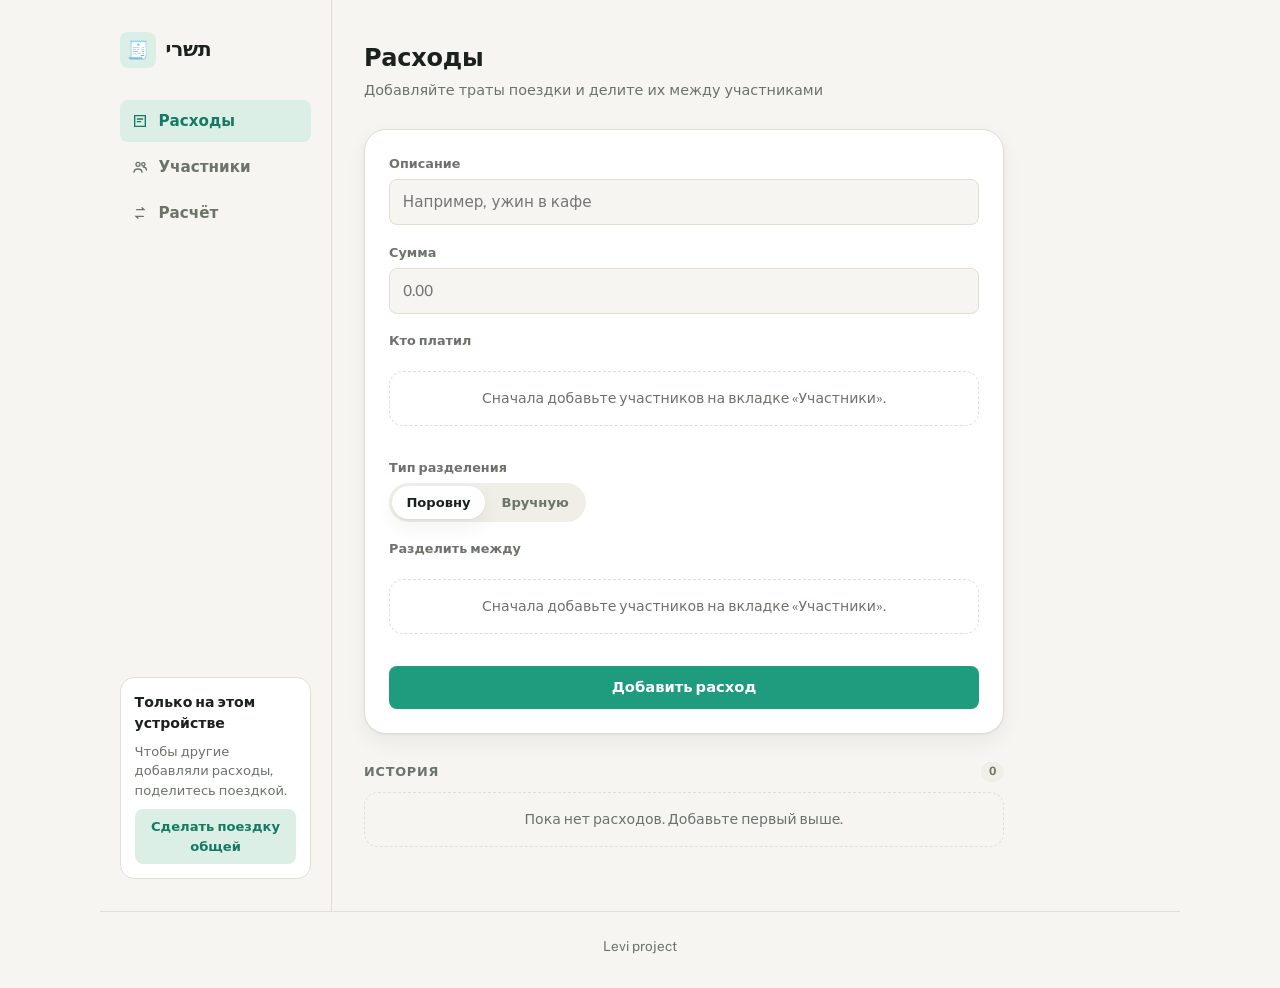
<file: index.html>
<!DOCTYPE html>
<html lang="ru">
<head>
<meta charset="UTF-8">
<meta name="viewport" content="width=device-width, initial-scale=1.0">
<title>תשרי</title>
<link rel="preconnect" href="https://fonts.googleapis.com">
<link rel="preconnect" href="https://fonts.gstatic.com" crossorigin>
<link rel="stylesheet" href="https://fonts.googleapis.com/css2?family=Sora:wght@500;600;700&family=Public+Sans:ital,wght@0,400;0,500;0,600;0,700;1,400&display=swap">
<style>
  :root {
    --bg: #F6F5F1;
    --surface: #FFFFFF;
    --surface-2: #EFEEE7;
    --border: #E1DFD3;
    --text: #1B211D;
    --text-muted: #6C7369;
    --accent: #1F9C7D;
    --accent-strong: #147A62;
    --accent-soft: #DCEFE7;
    --owe: #C6543D;
    --owe-soft: #F7E3DD;
    --owe-strong: #A6432E;
    --focus: #147A62;
    --shadow: 0 1px 2px rgba(27,33,29,0.06), 0 8px 20px rgba(27,33,29,0.06);
    --radius-sm: 8px;
    --radius-md: 14px;
    --radius-lg: 22px;
    --avatar-1: #1F9C7D;
    --avatar-2: #3E6E9C;
    --avatar-3: #A17A1E;
    --avatar-4: #7A5AA6;
    --avatar-5: #B84D68;
    --avatar-6: #45897A;
  }

  @media (prefers-color-scheme: dark) {
    :root:not([data-theme="light"]) {
      --bg: #101512;
      --surface: #171D19;
      --surface-2: #1E2622;
      --border: #2A322C;
      --text: #EDEFEA;
      --text-muted: #8D968B;
      --accent: #35C79A;
      --accent-strong: #55E0B4;
      --accent-soft: #1B372E;
      --owe: #E8785F;
      --owe-soft: #3A241D;
      --owe-strong: #F0917A;
      --focus: #55E0B4;
      --shadow: 0 1px 2px rgba(0,0,0,0.35), 0 10px 26px rgba(0,0,0,0.4);
      --avatar-1: #35C79A;
      --avatar-2: #74AEDD;
      --avatar-3: #DDB661;
      --avatar-4: #B594E3;
      --avatar-5: #E390A7;
      --avatar-6: #83C8B6;
    }
  }

  :root[data-theme="dark"] {
    --bg: #101512;
    --surface: #171D19;
    --surface-2: #1E2622;
    --border: #2A322C;
    --text: #EDEFEA;
    --text-muted: #8D968B;
    --accent: #35C79A;
    --accent-strong: #55E0B4;
    --accent-soft: #1B372E;
    --owe: #E8785F;
    --owe-soft: #3A241D;
    --owe-strong: #F0917A;
    --focus: #55E0B4;
    --shadow: 0 1px 2px rgba(0,0,0,0.35), 0 10px 26px rgba(0,0,0,0.4);
    --avatar-1: #35C79A;
    --avatar-2: #74AEDD;
    --avatar-3: #DDB661;
    --avatar-4: #B594E3;
    --avatar-5: #E390A7;
    --avatar-6: #83C8B6;
  }

  * { box-sizing: border-box; }
  html, body { height: 100%; }
  body {
    margin: 0;
    background: var(--bg);
    color: var(--text);
    font-family: 'Public Sans', system-ui, -apple-system, Segoe UI, sans-serif;
    font-size: 16px;
    line-height: 1.5;
    -webkit-font-smoothing: antialiased;
  }
  h1, h2, h3, .brand-name { font-family: 'Sora', system-ui, sans-serif; text-wrap: balance; }
  button, input, select { font: inherit; color: inherit; }
  .num { font-variant-numeric: tabular-nums; }

  @media (prefers-reduced-motion: reduce) {
    * { transition: none !important; }
  }

  .app {
    display: flex;
    min-height: 100vh;
    max-width: 1080px;
    margin: 0 auto;
  }

  .rail {
    width: 232px;
    flex-shrink: 0;
    padding: 2rem 1.25rem;
    display: flex;
    flex-direction: column;
    gap: 2rem;
    border-right: 1px solid var(--border);
  }
  .brand { display: flex; align-items: center; gap: 0.6rem; }
  .brand-mark {
    width: 36px; height: 36px;
    border-radius: var(--radius-sm);
    background: var(--accent-soft);
    display: flex; align-items: center; justify-content: center;
    font-size: 1.1rem;
  }
  .brand-name { font-size: 1.25rem; font-weight: 700; letter-spacing: -0.01em; }

  .site-footer {
    max-width: 1080px;
    margin: 0 auto;
    padding: 1.5rem 1.25rem 2rem;
    border-top: 1px solid var(--border);
    color: var(--text-muted);
    font-size: 0.85rem;
    text-align: center;
  }

  .trip-card {
    margin-top: auto;
    display: flex; flex-direction: column; gap: 0.5rem;
    padding: 0.85rem;
    background: var(--surface);
    border: 1px solid var(--border);
    border-radius: var(--radius-md);
    font-size: 0.82rem;
  }
  .trip-title { font-weight: 600; font-size: 0.88rem; }
  .trip-status { color: var(--text-muted); }
  .trip-status.error { color: var(--owe-strong); }
  .trip-link {
    width: 100%; min-width: 0;
    background: var(--bg); color: var(--text);
    border: 1px solid var(--border); border-radius: var(--radius-sm);
    padding: 0.35rem 0.5rem; font-size: 0.75rem;
  }
  .trip-btn {
    background: var(--accent-soft); color: var(--accent-strong);
    border: none; border-radius: var(--radius-sm);
    padding: 0.5rem 0.7rem; font-size: 0.82rem; font-weight: 600; cursor: pointer;
  }
  .trip-btn:hover { background: var(--accent); color: #ffffff; }
  .trip-btn.plain { background: none; color: var(--text-muted); font-weight: 500; }
  .trip-btn.plain:hover { background: var(--surface-2); color: var(--text); }
  .trip-btn:focus-visible { outline: 2px solid var(--focus); outline-offset: 2px; }
  .me-badge {
    font-size: 0.72rem; font-weight: 600;
    background: var(--accent-soft); color: var(--accent-strong);
    padding: 0.15rem 0.5rem; border-radius: 999px;
  }

  .nav { display: flex; flex-direction: column; gap: 0.25rem; }
  .nav-item {
    display: flex; align-items: center; gap: 0.65rem;
    text-align: left;
    background: none; border: none;
    padding: 0.6rem 0.75rem;
    border-radius: var(--radius-sm);
    color: var(--text-muted);
    font-size: 0.95rem; font-weight: 600;
    cursor: pointer;
    transition: background 0.15s ease, color 0.15s ease;
  }
  .nav-item:hover { background: var(--surface-2); color: var(--text); }
  .nav-item.active { background: var(--accent-soft); color: var(--accent-strong); }
  .nav-item svg { flex-shrink: 0; }

  .main {
    flex: 1;
    min-width: 0;
    padding: 2.5rem 2rem 4rem;
  }
  .view { display: flex; flex-direction: column; gap: 1.75rem; max-width: 640px; }
  .view.hidden { display: none; }

  .view-header { display: flex; flex-direction: column; gap: 0.2rem; }
  .view-title { font-size: 1.5rem; font-weight: 700; margin: 0; letter-spacing: -0.01em; }
  .view-sub { color: var(--text-muted); font-size: 0.9rem; margin: 0; }

  .card {
    background: var(--surface);
    border: 1px solid var(--border);
    border-radius: var(--radius-lg);
    box-shadow: var(--shadow);
    padding: 1.5rem;
  }

  .field { display: flex; flex-direction: column; gap: 0.4rem; }
  .field label { font-size: 0.8rem; font-weight: 600; color: var(--text-muted); }
  .input, select.input {
    width: 100%;
    background: var(--bg);
    border: 1px solid var(--border);
    border-radius: var(--radius-sm);
    padding: 0.65rem 0.8rem;
    font-size: 0.95rem;
    color: var(--text);
    outline: none;
    transition: border-color 0.15s ease, box-shadow 0.15s ease;
  }
  .input:focus-visible, select.input:focus-visible {
    border-color: var(--focus);
    box-shadow: 0 0 0 3px color-mix(in srgb, var(--focus) 20%, transparent);
  }
  .row-2 { display: grid; grid-template-columns: 1.4fr 1fr; gap: 0.75rem; }

  .segmented {
    display: inline-flex; width: fit-content;
    background: var(--surface-2);
    border-radius: 999px;
    padding: 3px;
    gap: 2px;
  }
  .segment { position: relative; cursor: pointer; }
  .segment input { position: absolute; opacity: 0; pointer-events: none; }
  .segment span {
    display: block;
    padding: 0.4rem 0.9rem;
    border-radius: 999px;
    font-size: 0.82rem; font-weight: 600;
    color: var(--text-muted);
    transition: background 0.15s ease, color 0.15s ease, box-shadow 0.15s ease;
  }
  .segment input:checked + span { background: var(--surface); color: var(--text); box-shadow: var(--shadow); }
  .segment input:focus-visible + span { outline: 2px solid var(--focus); outline-offset: 2px; }

  .split-list { display: flex; flex-direction: column; gap: 0.3rem; }
  .split-row {
    display: flex; align-items: center; gap: 0.65rem;
    padding: 0.45rem 0.5rem;
    border-radius: var(--radius-sm);
  }
  .split-row:hover { background: var(--surface-2); }
  .split-row input[type="checkbox"] { accent-color: var(--accent); width: 17px; height: 17px; cursor: pointer; }
  .split-row .split-name { flex: 1; font-size: 0.92rem; }
  .split-amount, .payer-amount {
    width: 100px;
    background: var(--bg);
    border: 1px solid var(--border);
    border-radius: var(--radius-sm);
    padding: 0.35rem 0.55rem;
    font-size: 0.88rem;
  }
  .split-amount.hidden, .payer-amount.hidden { display: none; }

  .error-text { color: var(--owe-strong); font-size: 0.82rem; }
  .error-text.hidden { display: none; }

  .btn {
    display: inline-flex; align-items: center; justify-content: center; gap: 0.4rem;
    border: none; border-radius: var(--radius-sm);
    padding: 0.65rem 1rem;
    font-size: 0.92rem; font-weight: 600;
    cursor: pointer;
    transition: background 0.15s ease, transform 0.05s ease;
  }
  .btn:active { transform: translateY(1px); }
  .btn-primary { background: var(--accent); color: #ffffff; width: 100%; }
  .btn-primary:hover { background: var(--accent-strong); }
  .btn:focus-visible { outline: 2px solid var(--focus); outline-offset: 2px; }

  .icon-btn {
    background: none; border: none; cursor: pointer;
    color: var(--text-muted);
    padding: 0.4rem;
    border-radius: var(--radius-sm);
    display: flex;
    transition: background 0.15s ease, color 0.15s ease;
  }
  .icon-btn:hover { background: var(--owe-soft); color: var(--owe-strong); }
  .icon-btn:focus-visible { outline: 2px solid var(--focus); outline-offset: 2px; }

  .list { display: flex; flex-direction: column; gap: 0.5rem; }
  .list-item {
    display: flex; align-items: center; gap: 0.85rem;
    background: var(--surface);
    border: 1px solid var(--border);
    border-radius: var(--radius-md);
    padding: 0.75rem 0.9rem;
  }
  .avatar {
    width: 38px; height: 38px; flex-shrink: 0;
    border-radius: 50%;
    display: flex; align-items: center; justify-content: center;
    color: #fff; font-weight: 700; font-size: 0.85rem;
  }
  .avatar-sm { width: 30px; height: 30px; font-size: 0.75rem; }
  .item-body { flex: 1; min-width: 0; }
  .item-title { font-weight: 600; font-size: 0.95rem; }
  .item-meta { color: var(--text-muted); font-size: 0.8rem; margin-top: 0.1rem; }
  .item-amount { font-weight: 700; font-size: 0.95rem; white-space: nowrap; }

  .section-label {
    display: flex; align-items: center; justify-content: space-between;
    font-size: 0.8rem; font-weight: 700; color: var(--text-muted);
    text-transform: uppercase; letter-spacing: 0.06em;
    margin-bottom: 0.6rem;
  }
  .count-badge {
    background: var(--surface-2); color: var(--text-muted);
    font-size: 0.72rem; font-weight: 700;
    padding: 0.1rem 0.5rem; border-radius: 999px;
    text-transform: none; letter-spacing: normal;
  }

  .empty {
    color: var(--text-muted); font-size: 0.88rem;
    padding: 1rem; text-align: center;
    border: 1px dashed var(--border); border-radius: var(--radius-md);
  }

  .balance-grid { display: grid; grid-template-columns: repeat(2, 1fr); gap: 0.6rem; }
  .balance-card {
    display: flex; align-items: center; gap: 0.7rem;
    background: var(--surface);
    border: 1px solid var(--border);
    border-radius: var(--radius-md);
    padding: 0.75rem 0.85rem;
  }
  .balance-name { font-weight: 600; font-size: 0.88rem; }
  .balance-amt { font-size: 0.78rem; font-weight: 700; }
  .balance-amt.pos { color: var(--accent-strong); }
  .balance-amt.neg { color: var(--owe-strong); }
  .balance-amt.zero { color: var(--text-muted); }
  .pill {
    font-size: 0.7rem; font-weight: 700;
    padding: 0.15rem 0.5rem; border-radius: 999px;
  }
  .pill.pos { background: var(--accent-soft); color: var(--accent-strong); }
  .pill.neg { background: var(--owe-soft); color: var(--owe-strong); }

  .txn-row {
    display: flex; align-items: center; gap: 0.7rem;
    background: var(--surface);
    border: 1px solid var(--border);
    border-radius: var(--radius-md);
    padding: 0.7rem 0.9rem;
  }
  .txn-names { display: flex; align-items: center; gap: 0.5rem; flex: 1; font-weight: 600; font-size: 0.9rem; }
  .txn-amount { font-weight: 700; color: var(--accent-strong); }

  @media (max-width: 760px) {
    .app { flex-direction: column; }
    .rail {
      width: auto; flex-direction: row; align-items: center;
      justify-content: space-between;
      border-right: none; border-bottom: 1px solid var(--border);
      padding: 1rem 1.25rem;
    }
    .nav { flex-direction: row; }
    .main { padding: 1.5rem 1.25rem 3rem; }
    .row-2 { grid-template-columns: 1fr; }
    .balance-grid { grid-template-columns: 1fr; }
  }
</style>
</head>
<body>
<div class="app">
  <aside class="rail">
    <div class="brand">
      <span class="brand-mark">🧾</span>
      <span class="brand-name" dir="rtl">תשרי</span>
    </div>
    <nav class="nav">
      <button class="nav-item" data-view="expenses">
        <svg width="16" height="16" viewBox="0 0 24 24" fill="none" stroke="currentColor" stroke-width="2" stroke-linecap="round"><path d="M4 4h16v16H4z"/><path d="M8 9h8M8 13h5"/></svg>
        Расходы
      </button>
      <button class="nav-item" data-view="participants">
        <svg width="16" height="16" viewBox="0 0 24 24" fill="none" stroke="currentColor" stroke-width="2" stroke-linecap="round"><circle cx="9" cy="8" r="3"/><path d="M3 20c0-3 2.5-5 6-5s6 2 6 5"/><circle cx="17" cy="8" r="2.5"/><path d="M17 12c2.5 0 4.5 1.8 4.5 4.5"/></svg>
        Участники
      </button>
      <button class="nav-item" data-view="settle">
        <svg width="16" height="16" viewBox="0 0 24 24" fill="none" stroke="currentColor" stroke-width="2" stroke-linecap="round"><path d="M7 7h11l-3-3M17 17H6l3 3"/></svg>
        Расчёт
      </button>
    </nav>
    <div class="trip-card" id="tripCard"></div>
  </aside>

  <main class="main">

    <section id="viewExpenses" class="view">
      <div class="view-header">
        <h1 class="view-title">Расходы</h1>
        <p class="view-sub">Добавляйте траты поездки и делите их между участниками</p>
      </div>

      <form id="expenseForm" class="card" style="display:flex;flex-direction:column;gap:1.1rem;">
        <div class="field">
          <label for="expDescription">Описание</label>
          <input id="expDescription" class="input" type="text" placeholder="Например, ужин в кафе" required>
        </div>
        <div class="field">
          <label for="expAmount">Сумма</label>
          <input id="expAmount" class="input" type="number" step="1" min="0" placeholder="0.00" required>
        </div>

        <div class="field">
          <label>Кто платил</label>
          <div id="expPayers" class="split-list"></div>
          <p id="payerError" class="error-text hidden"></p>
        </div>

        <div class="field">
          <label>Тип разделения</label>
          <div class="segmented" role="radiogroup" aria-label="Тип разделения">
            <label class="segment"><input type="radio" name="splitType" value="equal" checked><span>Поровну</span></label>
            <label class="segment"><input type="radio" name="splitType" value="custom"><span>Вручную</span></label>
          </div>
        </div>

        <div class="field">
          <label>Разделить между</label>
          <div id="expSplit" class="split-list"></div>
          <p id="splitError" class="error-text hidden"></p>
        </div>

        <button class="btn btn-primary" type="submit">Добавить расход</button>
      </form>

      <div>
        <div class="section-label">
          <span>История</span>
          <span id="expenseCount" class="count-badge">0</span>
        </div>
        <ul id="expenseList" class="list" style="list-style:none;padding:0;margin:0;"></ul>
      </div>
    </section>

    <section id="viewParticipants" class="view hidden">
      <div class="view-header">
        <h1 class="view-title">Участники</h1>
        <p class="view-sub">Кто едет в эту поездку</p>
      </div>

      <form id="participantForm" class="card" style="display:flex;gap:0.6rem;">
        <input id="participantName" class="input" type="text" placeholder="Имя" required>
        <button class="btn btn-primary" style="width:auto;white-space:nowrap;" type="submit">Добавить</button>
      </form>

      <ul id="participantList" class="list" style="list-style:none;padding:0;margin:0;"></ul>
    </section>

    <section id="viewSettle" class="view hidden">
      <div class="view-header">
        <h1 class="view-title">Расчёт</h1>
        <p class="view-sub">Минимальное число переводов, чтобы закрыть все долги</p>
      </div>
      <div id="settleResult" style="display:flex;flex-direction:column;gap:1.5rem;"></div>
    </section>

  </main>
</div>

<footer class="site-footer">Levi project</footer>

<script>
// ---- Хранение и общая поездка ----
// Без ссылки данные лежат только в этом браузере. Общая поездка хранится в
// jsonblob.com (без регистрации): у поездки есть id, он же в ссылке ?trip=<id>.
// Правки разных людей сливаются по id расходов и именам участников.
const API = 'https://jsonblob.com/api/jsonBlob';
const SYNC_INTERVAL_MS = 5000;
const uid = () => Math.random().toString(36).slice(2, 10) + Date.now().toString(36).slice(-4);
const clone = v => JSON.parse(JSON.stringify(v));

let tripId = null;                                 // null — данные только на этом устройстве
let state = { participants: [], expenses: [] };
let base = { participants: [], expenses: [] };     // последнее состояние, совпавшее с сервером
let me = null;                                     // «кто я» на этом устройстве
let localVersion = 0;                              // растёт при каждой правке на этом устройстве

const store = {
  get participants() { return state.participants; },
  set participants(v) { state.participants = v; onLocalChange(); },
  get expenses() { return state.expenses; },
  set expenses(v) { state.expenses = v; onLocalChange(); }
};

// Данные с сервера может изменить любой, у кого есть ссылка: приводим к ожидаемому виду.
function normalize(d) {
  const str = v => (typeof v === 'string' ? v.trim() : '');
  const num = v => (typeof v === 'number' && isFinite(v) && v >= 0 ? v : null);
  d = d && typeof d === 'object' ? d : {};
  const participants = [...new Set((Array.isArray(d.participants) ? d.participants : []).map(str).filter(Boolean))];
  const expenses = [];
  const seen = new Set();
  for (const e of Array.isArray(d.expenses) ? d.expenses : []) {
    if (!e || typeof e !== 'object') continue;
    const amount = num(e.amount);
    const description = str(e.description);
    const split = Array.isArray(e.split) ? e.split.map(str).filter(Boolean) : [];
    const payments = {};
    if (e.payments && typeof e.payments === 'object') {
      for (const [k, v] of Object.entries(e.payments)) if (str(k) && num(v) !== null) payments[str(k)] = v;
    } else if (str(e.payer) && amount !== null) {
      payments[str(e.payer)] = amount;
    }
    if (!description || !amount || !split.length || !Object.keys(payments).length) continue;
    const id = str(e.id) || uid();
    if (seen.has(id)) continue;
    seen.add(id);
    const out = { id, description, payments, amount, split };
    if (e.customAmounts && typeof e.customAmounts === 'object') {
      const custom = {};
      for (const p of split) custom[p] = num(e.customAmounts[p]) || 0;
      out.customAmounts = custom;
    }
    expenses.push(out);
  }
  return { participants, expenses };
}

// Трёхстороннее слияние: base — что было на сервере при последней синхронизации,
// local — что у меня сейчас, remote — что на сервере сейчас.
function mergeList(baseList, localList, remoteList, key) {
  const baseKeys = new Set(baseList.map(key));
  const localKeys = new Set(localList.map(key));
  const remoteKeys = new Set(remoteList.map(key));
  const removed = new Set([...baseKeys].filter(k => !localKeys.has(k)));
  const added = localList.filter(x => !baseKeys.has(key(x)) && !remoteKeys.has(key(x)));
  return remoteList.filter(x => !removed.has(key(x))).concat(added);
}
function mergeState(b, l, r) {
  return {
    participants: mergeList(b.participants, l.participants, r.participants, x => x),
    expenses: mergeList(b.expenses, l.expenses, r.expenses, x => x.id)
  };
}

// ---- Локальное сохранение ----
function saveLocal() {
  try {
    if (tripId) localStorage.setItem('trip:' + tripId, JSON.stringify({ state, base }));
    else {
      localStorage.setItem('participants', JSON.stringify(state.participants));
      localStorage.setItem('expenses', JSON.stringify(state.expenses));
    }
  } catch (e) { /* хранилище недоступно — работаем в памяти */ }
}
function loadLocal() {
  const read = k => { try { return JSON.parse(localStorage.getItem(k)); } catch (e) { return null; } };
  if (tripId) {
    const cached = read('trip:' + tripId);
    state = normalize(cached && cached.state);
    base = normalize(cached && cached.base);
  } else {
    state = normalize({ participants: read('participants'), expenses: read('expenses') });
    base = { participants: [], expenses: [] };
  }
  me = localStorage.getItem('me:' + (tripId || 'local'));
}

function onLocalChange() {
  localVersion++;
  saveLocal();
  scheduleSync();
}

// ---- Синхронизация ----
let syncing = false, syncAgain = false, syncTimer = null;

function setStatus(text, isError) {
  const el = document.getElementById('tripStatus');
  if (!el) return;
  el.textContent = text;
  el.classList.toggle('error', !!isError);
}

function scheduleSync() {
  if (!tripId) return;
  clearTimeout(syncTimer);
  syncTimer = setTimeout(sync, 300);
}

async function sync() {
  if (!tripId) return;
  if (syncing) { syncAgain = true; return; }
  syncing = true;
  const id = tripId;
  const versionAtStart = localVersion;
  try {
    const res = await fetch(`${API}/${id}`, { headers: { Accept: 'application/json' } });
    if (res.status === 404) throw new Error('Поездка не найдена. Проверьте ссылку.');
    if (!res.ok) throw new Error('Сервер не отвечает.');
    const remote = normalize(await res.json());
    const merged = mergeState(base, state, remote);
    if (JSON.stringify(merged) !== JSON.stringify(remote)) {
      const put = await fetch(`${API}/${id}`, {
        method: 'PUT',
        headers: { 'Content-Type': 'application/json', Accept: 'application/json' },
        body: JSON.stringify(merged)
      });
      if (!put.ok) throw new Error('Не удалось сохранить изменения.');
    }
    if (id !== tripId) return;
    base = clone(merged);
    // Если за время запроса на этом устройстве что-то изменили, не затираем это:
    // следующая синхронизация сольёт всё заново.
    if (localVersion === versionAtStart) applyState(merged);
    else saveLocal();
    setStatus('Синхронизировано ' + new Date().toLocaleTimeString([], { hour: '2-digit', minute: '2-digit' }));
  } catch (err) {
    if (id === tripId) setStatus(err instanceof TypeError ? 'Нет связи. Данные сохранены на устройстве.' : err.message, true);
  } finally {
    syncing = false;
    if (syncAgain) { syncAgain = false; scheduleSync(); }
  }
}

function applyState(next) {
  if (JSON.stringify(next) === JSON.stringify(state)) { saveLocal(); return; }
  const peopleChanged = JSON.stringify(next.participants) !== JSON.stringify(state.participants);
  state = clone(next);
  saveLocal();
  renderAll(peopleChanged);
}

function renderAll(peopleChanged = true) {
  renderParticipants();
  if (peopleChanged) renderExpenseForm();
  renderExpenses();
  if (!document.getElementById('viewSettle').classList.contains('hidden')) renderSettle();
}

setInterval(() => { if (!document.hidden) sync(); }, SYNC_INTERVAL_MS);
document.addEventListener('visibilitychange', () => { if (!document.hidden) sync(); });

// ---- Панель поездки ----
function tripUrl(id) {
  const u = new URL(location.href);
  u.search = '';
  u.hash = '';
  if (id) u.searchParams.set('trip', id);
  return u.toString();
}

function renderTrip() {
  const card = document.getElementById('tripCard');
  if (!tripId) {
    card.innerHTML = `
      <div class="trip-title">Только на этом устройстве</div>
      <div class="trip-status" id="tripStatus">Чтобы другие добавляли расходы, поделитесь поездкой.</div>
      <button class="trip-btn" id="tripShare">Сделать поездку общей</button>`;
    document.getElementById('tripShare').onclick = shareTrip;
    return;
  }
  card.innerHTML = `
    <div class="trip-title">Общая поездка</div>
    <div class="trip-status" id="tripStatus">Синхронизация…</div>
    <input class="trip-link" id="tripLink" readonly value="${escapeHtml(tripUrl(tripId))}" aria-label="Ссылка на поездку">
    <button class="trip-btn" id="tripCopy">Скопировать ссылку</button>
    <button class="trip-btn plain" id="tripLeave">Выйти из поездки</button>`;
  document.getElementById('tripLink').onclick = e => e.target.select();
  document.getElementById('tripCopy').onclick = async () => {
    const link = tripUrl(tripId);
    try { await navigator.clipboard.writeText(link); setStatus('Ссылка скопирована'); }
    catch (e) { document.getElementById('tripLink').select(); setStatus('Скопируйте ссылку вручную'); }
  };
  document.getElementById('tripLeave').onclick = leaveTrip;
}

async function shareTrip() {
  const btn = document.getElementById('tripShare');
  btn.disabled = true;
  setStatus('Создаём поездку…');
  try {
    const res = await fetch(API, {
      method: 'POST',
      headers: { 'Content-Type': 'application/json', Accept: 'application/json' },
      body: JSON.stringify(state)
    });
    const loc = res.headers.get('Location') || res.headers.get('X-jsonblob') || '';
    const id = loc.split('/').pop();
    if (!res.ok || !/^[\w-]+$/.test(id)) throw new Error('bad');
    const myName = me;
    tripId = id;
    base = clone(state);
    if (myName) localStorage.setItem('me:' + id, myName);
    localStorage.setItem('tripId', id);
    history.replaceState(null, '', tripUrl(id));
    saveLocal();
    renderTrip();
    setStatus('Готово. Отправьте ссылку друзьям.');
  } catch (err) {
    btn.disabled = false;
    setStatus('Не удалось создать поездку. Проверьте интернет и попробуйте ещё раз.', true);
  }
}

function leaveTrip() {
  if (!confirm('Выйти из общей поездки? На этом устройстве останется копия данных.')) return;
  clearTimeout(syncTimer);
  const myName = me;
  tripId = null;
  localStorage.removeItem('tripId');
  history.replaceState(null, '', tripUrl(null));
  base = { participants: [], expenses: [] };
  me = myName;
  if (myName) localStorage.setItem('me:local', myName);
  saveLocal();
  renderTrip();
  renderAll();
}

function setMe(name) {
  me = name;
  try { localStorage.setItem('me:' + (tripId || 'local'), name); } catch (e) { /* не критично */ }
  renderParticipants();
  renderExpenseForm();
}

const AVATAR_VARS = ['--avatar-1', '--avatar-2', '--avatar-3', '--avatar-4', '--avatar-5', '--avatar-6'];

function avatarColor(name) {
  let hash = 0;
  for (let i = 0; i < name.length; i++) hash = (hash * 31 + name.charCodeAt(i)) >>> 0;
  return `var(${AVATAR_VARS[hash % AVATAR_VARS.length]})`;
}

function initials(name) {
  const parts = name.trim().split(/\s+/);
  return parts.length > 1
    ? (parts[0][0] + parts[1][0]).toUpperCase()
    : name.slice(0, 2).toUpperCase();
}

function avatarHtml(name, size) {
  const sizeClass = size === 'sm' ? ' avatar-sm' : '';
  return `<div class="avatar${sizeClass}" style="background:${avatarColor(name)}">${escapeHtml(initials(name))}</div>`;
}

const tabs = { expenses: 'viewExpenses', participants: 'viewParticipants', settle: 'viewSettle' };
function showTab(name) {
  Object.values(tabs).forEach(id => document.getElementById(id).classList.add('hidden'));
  document.getElementById(tabs[name]).classList.remove('hidden');
  document.querySelectorAll('.nav-item').forEach(b => b.classList.toggle('active', b.dataset.view === name));
  if (name === 'settle') renderSettle();
}
document.querySelectorAll('.nav-item').forEach(btn => {
  btn.addEventListener('click', () => showTab(btn.dataset.view));
});

function renderParticipants() {
  const list = document.getElementById('participantList');
  const people = store.participants;
  list.innerHTML = people.map((p, i) => `
    <li class="list-item">
      ${avatarHtml(p)}
      <div class="item-body"><div class="item-title">${escapeHtml(p)}</div></div>
      ${p === me ? '<span class="me-badge">Это вы</span>' : `<button data-name="${escapeHtml(p)}" class="trip-btn plain setMe">Это я</button>`}
      <button data-idx="${i}" class="icon-btn removeParticipant" aria-label="Удалить ${escapeHtml(p)}">
        <svg width="16" height="16" viewBox="0 0 24 24" fill="none" stroke="currentColor" stroke-width="2" stroke-linecap="round" stroke-linejoin="round"><path d="M3 6h18M8 6V4h8v2M19 6l-1 14H6L5 6"/></svg>
      </button>
    </li>`).join('') || '<li class="empty">Пока нет участников. Добавьте первого выше.</li>';

  list.querySelectorAll('.setMe').forEach(btn => { btn.onclick = () => setMe(btn.dataset.name); });

  list.querySelectorAll('.removeParticipant').forEach(btn => {
    btn.onclick = () => {
      const idx = +btn.dataset.idx;
      const name = people[idx];
      const arr = store.participants;
      arr.splice(idx, 1);
      store.participants = arr;
      store.expenses = store.expenses.filter(e => !(name in getPayments(e))).map(e => ({ ...e, split: e.split.filter(s => s !== name) }));
      renderParticipants();
      renderExpenseForm();
      renderExpenses();
    };
  });
}

function getSplitType() {
  return document.querySelector('input[name="splitType"]:checked').value;
}

// Кто и сколько заплатил. Старые расходы хранят одного плательщика в поле payer.
function getPayments(e) {
  return e.payments || (e.payer ? { [e.payer]: e.amount } : {});
}

function updatePayerMode() {
  const rows = [...document.querySelectorAll('#expPayers .split-row')];
  const checked = rows.filter(row => row.querySelector('.payerCheckbox').checked);
  const amount = parseFloat(document.getElementById('expAmount').value);
  const equalShare = amount > 0 && checked.length ? (amount / checked.length).toFixed(2) : 'поровну';
  rows.forEach(row => {
    const input = row.querySelector('.payer-amount');
    const show = checked.length > 1 && row.querySelector('.payerCheckbox').checked;
    input.classList.toggle('hidden', !show);
    input.placeholder = equalShare;
    if (!show) input.value = '';
  });
  document.getElementById('payerError').classList.add('hidden');
}

document.getElementById('expPayers').addEventListener('change', updatePayerMode);
document.getElementById('expAmount').addEventListener('input', updatePayerMode);

function renderExpenseForm() {
  const people = store.participants;
  const payersDiv = document.getElementById('expPayers');
  const defaultPayer = people.includes(me) ? me : people[0];
  payersDiv.innerHTML = people.map(p => `
    <label class="split-row">
      <input type="checkbox" class="payerCheckbox" value="${escapeHtml(p)}"${p === defaultPayer ? ' checked' : ''}>
      ${avatarHtml(p, 'sm')}
      <span class="split-name">${escapeHtml(p)}</span>
      <input type="number" step="1" min="0" placeholder="поровну" class="payer-amount hidden">
    </label>`).join('') || '<p class="empty">Сначала добавьте участников на вкладке «Участники».</p>';
  updatePayerMode();

  const splitDiv = document.getElementById('expSplit');
  splitDiv.innerHTML = people.map(p => `
    <label class="split-row">
      <input type="checkbox" class="splitCheckbox" value="${escapeHtml(p)}" checked>
      ${avatarHtml(p, 'sm')}
      <span class="split-name">${escapeHtml(p)}</span>
      <input type="number" step="1" min="0" placeholder="0.00" class="split-amount hidden">
    </label>`).join('') || '<p class="empty">Сначала добавьте участников на вкладке «Участники».</p>';

  updateSplitMode();
}

function updateSplitMode() {
  const isCustom = getSplitType() === 'custom';
  document.querySelectorAll('.split-amount').forEach(input => input.classList.toggle('hidden', !isCustom));
  document.getElementById('splitError').classList.add('hidden');
}

document.querySelectorAll('input[name="splitType"]').forEach(r => r.addEventListener('change', updateSplitMode));

function renderExpenses() {
  const list = document.getElementById('expenseList');
  const expenses = store.expenses;
  document.getElementById('expenseCount').textContent = expenses.length;
  list.innerHTML = expenses.map((e, i) => {
    const payments = Object.entries(getPayments(e));
    const paidBy = payments.length > 1
      ? 'Оплатили ' + payments.map(([n, a]) => `${escapeHtml(n)} ($${a.toFixed(2)})`).join(', ')
      : 'Оплатил(а) ' + escapeHtml(payments[0] ? payments[0][0] : '—');
    return `
    <li class="list-item">
      ${avatarHtml(payments[0] ? payments[0][0] : '?')}
      <div class="item-body">
        <div class="item-title">${escapeHtml(e.description)}</div>
        <div class="item-meta">${paidBy} · делят: ${
          e.customAmounts
            ? e.split.map(p => `${escapeHtml(p)} ($${e.customAmounts[p].toFixed(2)})`).join(', ')
            : e.split.map(escapeHtml).join(', ')
        }</div>
      </div>
      <div class="item-amount num">$${e.amount.toFixed(2)}</div>
      <button data-idx="${i}" class="icon-btn removeExpense" aria-label="Удалить расход">
        <svg width="16" height="16" viewBox="0 0 24 24" fill="none" stroke="currentColor" stroke-width="2" stroke-linecap="round" stroke-linejoin="round"><path d="M3 6h18M8 6V4h8v2M19 6l-1 14H6L5 6"/></svg>
      </button>
    </li>`;
  }).join('') || '<li class="empty">Пока нет расходов. Добавьте первый выше.</li>';

  list.querySelectorAll('.removeExpense').forEach(btn => {
    btn.onclick = () => {
      const arr = store.expenses;
      arr.splice(+btn.dataset.idx, 1);
      store.expenses = arr;
      renderExpenses();
    };
  });
}

function computeBalances() {
  const balances = {};
  store.participants.forEach(p => balances[p] = 0);
  store.expenses.forEach(e => {
    if (!e.split.length) return;
    if (e.customAmounts) {
      e.split.forEach(p => { if (p in balances) balances[p] -= e.customAmounts[p]; });
    } else {
      const share = e.amount / e.split.length;
      e.split.forEach(p => { if (p in balances) balances[p] -= share; });
    }
    Object.entries(getPayments(e)).forEach(([p, a]) => { if (p in balances) balances[p] += a; });
  });
  return balances;
}

function minimizeTransactions(balances) {
  const creditors = [], debtors = [];
  Object.entries(balances).forEach(([name, amt]) => {
    const rounded = Math.round(amt * 100) / 100;
    if (rounded > 0.005) creditors.push({ name, amt: rounded });
    else if (rounded < -0.005) debtors.push({ name, amt: -rounded });
  });
  creditors.sort((a, b) => b.amt - a.amt);
  debtors.sort((a, b) => b.amt - a.amt);

  const txns = [];
  let i = 0, j = 0;
  while (i < debtors.length && j < creditors.length) {
    const pay = Math.min(debtors[i].amt, creditors[j].amt);
    txns.push({ from: debtors[i].name, to: creditors[j].name, amount: Math.round(pay * 100) / 100 });
    debtors[i].amt -= pay;
    creditors[j].amt -= pay;
    if (debtors[i].amt < 0.005) i++;
    if (creditors[j].amt < 0.005) j++;
  }
  return txns;
}

function renderSettle() {
  const balances = computeBalances();
  const txns = minimizeTransactions(balances);
  const result = document.getElementById('settleResult');

  const balanceCards = Object.entries(balances).map(([name, amt]) => {
    const r = Math.round(amt * 100) / 100;
    const cls = r > 0 ? 'pos' : r < 0 ? 'neg' : 'zero';
    const label = r > 0 ? `+$${r.toFixed(2)}` : r < 0 ? `-$${Math.abs(r).toFixed(2)}` : 'в расчёте';
    return `
      <div class="balance-card">
        ${avatarHtml(name, 'sm')}
        <div class="item-body">
          <div class="balance-name">${escapeHtml(name)}</div>
          <div class="balance-amt num ${cls}">${label}</div>
        </div>
      </div>`;
  }).join('');

  const balanceSection = `
    <div>
      <div class="section-label"><span>Балансы</span></div>
      <div class="balance-grid">${balanceCards || '<p class="empty">Пока нет участников.</p>'}</div>
    </div>`;

  const txnRows = txns.map(t => `
    <div class="txn-row">
      <div class="txn-names">
        ${avatarHtml(t.from, 'sm')}
        <svg width="16" height="16" viewBox="0 0 24 24" fill="none" stroke="currentColor" stroke-width="2" stroke-linecap="round" style="color:var(--text-muted);flex-shrink:0;"><path d="M5 12h14M13 6l6 6-6 6"/></svg>
        ${avatarHtml(t.to, 'sm')}
        <span>${escapeHtml(t.from)} → ${escapeHtml(t.to)}</span>
      </div>
      <div class="txn-amount num">$${t.amount.toFixed(2)}</div>
    </div>`).join('');

  const txnSection = `
    <div>
      <div class="section-label"><span>Переводы</span></div>
      <div style="display:flex;flex-direction:column;gap:0.5rem;">
        ${txnRows || '<p class="empty">Все расчёты завершены — переводов не требуется.</p>'}
      </div>
    </div>`;

  result.innerHTML = balanceSection + txnSection;
}

function escapeHtml(str) {
  const div = document.createElement('div');
  div.textContent = str;
  return div.innerHTML;
}

document.getElementById('participantForm').addEventListener('submit', e => {
  e.preventDefault();
  const input = document.getElementById('participantName');
  const name = input.value.trim();
  if (!name) return;
  const arr = store.participants;
  if (!arr.includes(name)) {
    arr.push(name);
    store.participants = arr;
    renderParticipants();
    renderExpenseForm();
  }
  input.value = '';
});

document.getElementById('expenseForm').addEventListener('submit', e => {
  e.preventDefault();
  const description = document.getElementById('expDescription').value.trim();
  const amount = parseFloat(document.getElementById('expAmount').value);
  const errorEl = document.getElementById('splitError');
  const payerErrorEl = document.getElementById('payerError');
  errorEl.classList.add('hidden');
  payerErrorEl.classList.add('hidden');

  const payerRows = [...document.querySelectorAll('#expPayers .split-row')]
    .filter(row => row.querySelector('.payerCheckbox').checked);
  const showPayerError = msg => { payerErrorEl.textContent = msg; payerErrorEl.classList.remove('hidden'); };
  if (payerRows.length === 0) { showPayerError('Выберите, кто платил.'); return; }

  const rows = [...document.querySelectorAll('#expSplit .split-row')];
  const checked = rows.filter(row => row.querySelector('.splitCheckbox').checked);
  const split = checked.map(row => row.querySelector('.splitCheckbox').value);
  if (!description || !amount || amount <= 0 || split.length === 0) return;

  const payments = {};
  if (payerRows.length === 1) {
    payments[payerRows[0].querySelector('.payerCheckbox').value] = amount;
  } else {
    const typed = payerRows.map(row => row.querySelector('.payer-amount').value.trim());
    if (typed.every(v => v === '')) {
      // Никто не ввёл сумму — платили поровну (остаток копеек уходит последнему).
      const base = Math.floor(amount / payerRows.length * 100) / 100;
      payerRows.forEach((row, i) => {
        const isLast = i === payerRows.length - 1;
        payments[row.querySelector('.payerCheckbox').value] =
          isLast ? Math.round((amount - base * (payerRows.length - 1)) * 100) / 100 : base;
      });
    } else {
      let paidSum = 0;
      for (const row of payerRows) {
        const name = row.querySelector('.payerCheckbox').value;
        const val = parseFloat(row.querySelector('.payer-amount').value);
        if (!val || val <= 0) { showPayerError(`Введите, сколько заплатил(а) ${name}.`); return; }
        payments[name] = val;
        paidSum += val;
      }
      if (Math.abs(paidSum - amount) > 0.01) {
        showPayerError(`Сумма оплат (${paidSum.toFixed(2)}) не совпадает с суммой расхода (${amount.toFixed(2)}).`);
        return;
      }
    }
  }

  let customAmounts = null;
  if (getSplitType() === 'custom') {
    customAmounts = {};
    let sum = 0;
    for (const row of checked) {
      const name = row.querySelector('.splitCheckbox').value;
      const val = parseFloat(row.querySelector('.split-amount').value);
      if (!val || val < 0) {
        errorEl.textContent = `Введите сумму для ${name}.`;
        errorEl.classList.remove('hidden');
        return;
      }
      customAmounts[name] = val;
      sum += val;
    }
    if (Math.abs(sum - amount) > 0.01) {
      errorEl.textContent = `Сумма долей (${sum.toFixed(2)}) не совпадает с суммой расхода (${amount.toFixed(2)}).`;
      errorEl.classList.remove('hidden');
      return;
    }
  }

  const arr = store.expenses;
  const expense = { id: uid(), description, payments, amount, split };
  if (customAmounts) expense.customAmounts = customAmounts;
  arr.push(expense);
  store.expenses = arr;

  e.target.reset();
  renderExpenseForm();
  renderExpenses();
});

function init() {
  const fromUrl = new URLSearchParams(location.search).get('trip');
  const candidate = fromUrl || localStorage.getItem('tripId');
  tripId = candidate && /^[\w-]+$/.test(candidate) ? candidate : null;
  if (tripId) localStorage.setItem('tripId', tripId);
  loadLocal();
  saveLocal();
  renderTrip();
  renderParticipants();
  renderExpenseForm();
  renderExpenses();
  showTab('expenses');
  sync();
}
init();
</script>
</body>
</html>
</file>
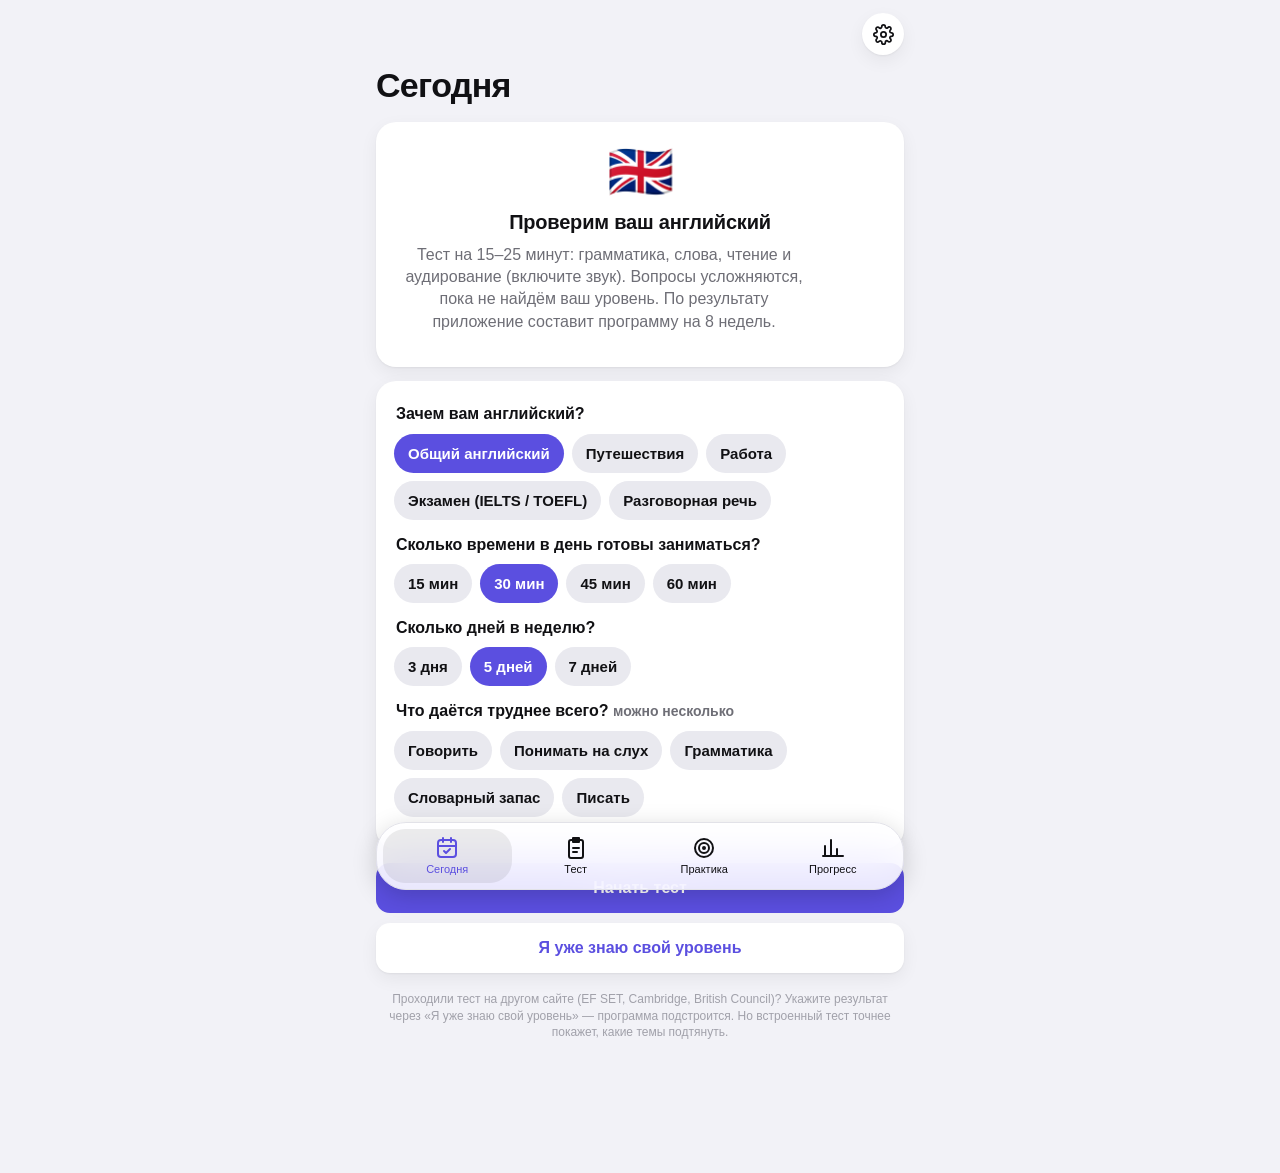
<file: english/index.html>
<!doctype html>
<html lang="ru">
<head>
<meta charset="utf-8">
<meta name="viewport" content="width=device-width, initial-scale=1, viewport-fit=cover">
<meta name="theme-color" content="#000000" media="(prefers-color-scheme: dark)">
<meta name="theme-color" content="#F2F2F7" media="(prefers-color-scheme: light)">
<meta name="apple-mobile-web-app-capable" content="yes">
<meta name="mobile-web-app-capable" content="yes">
<meta name="apple-mobile-web-app-status-bar-style" content="black-translucent">
<meta name="apple-mobile-web-app-title" content="English">
<meta name="description" content="Тест уровня английского и программа обучения по его результатам">
<link rel="apple-touch-icon" href="icons/apple-touch-icon.png">
<link rel="icon" type="image/png" href="icons/icon-192.png">
<link rel="manifest" href="manifest.webmanifest">
<link rel="stylesheet" href="app.css">
<title>English</title>
</head>
<body>
<div id="app">
  <header id="top"></header>
  <main id="view"></main>
</div>
<nav id="tabbar" aria-label="Разделы"></nav>
<div id="sheet" aria-hidden="true"></div>
<div id="toast" role="status" aria-live="polite"></div>
<script src="data.js"></script>
<script src="app.js"></script>
</body>
</html>
</file>
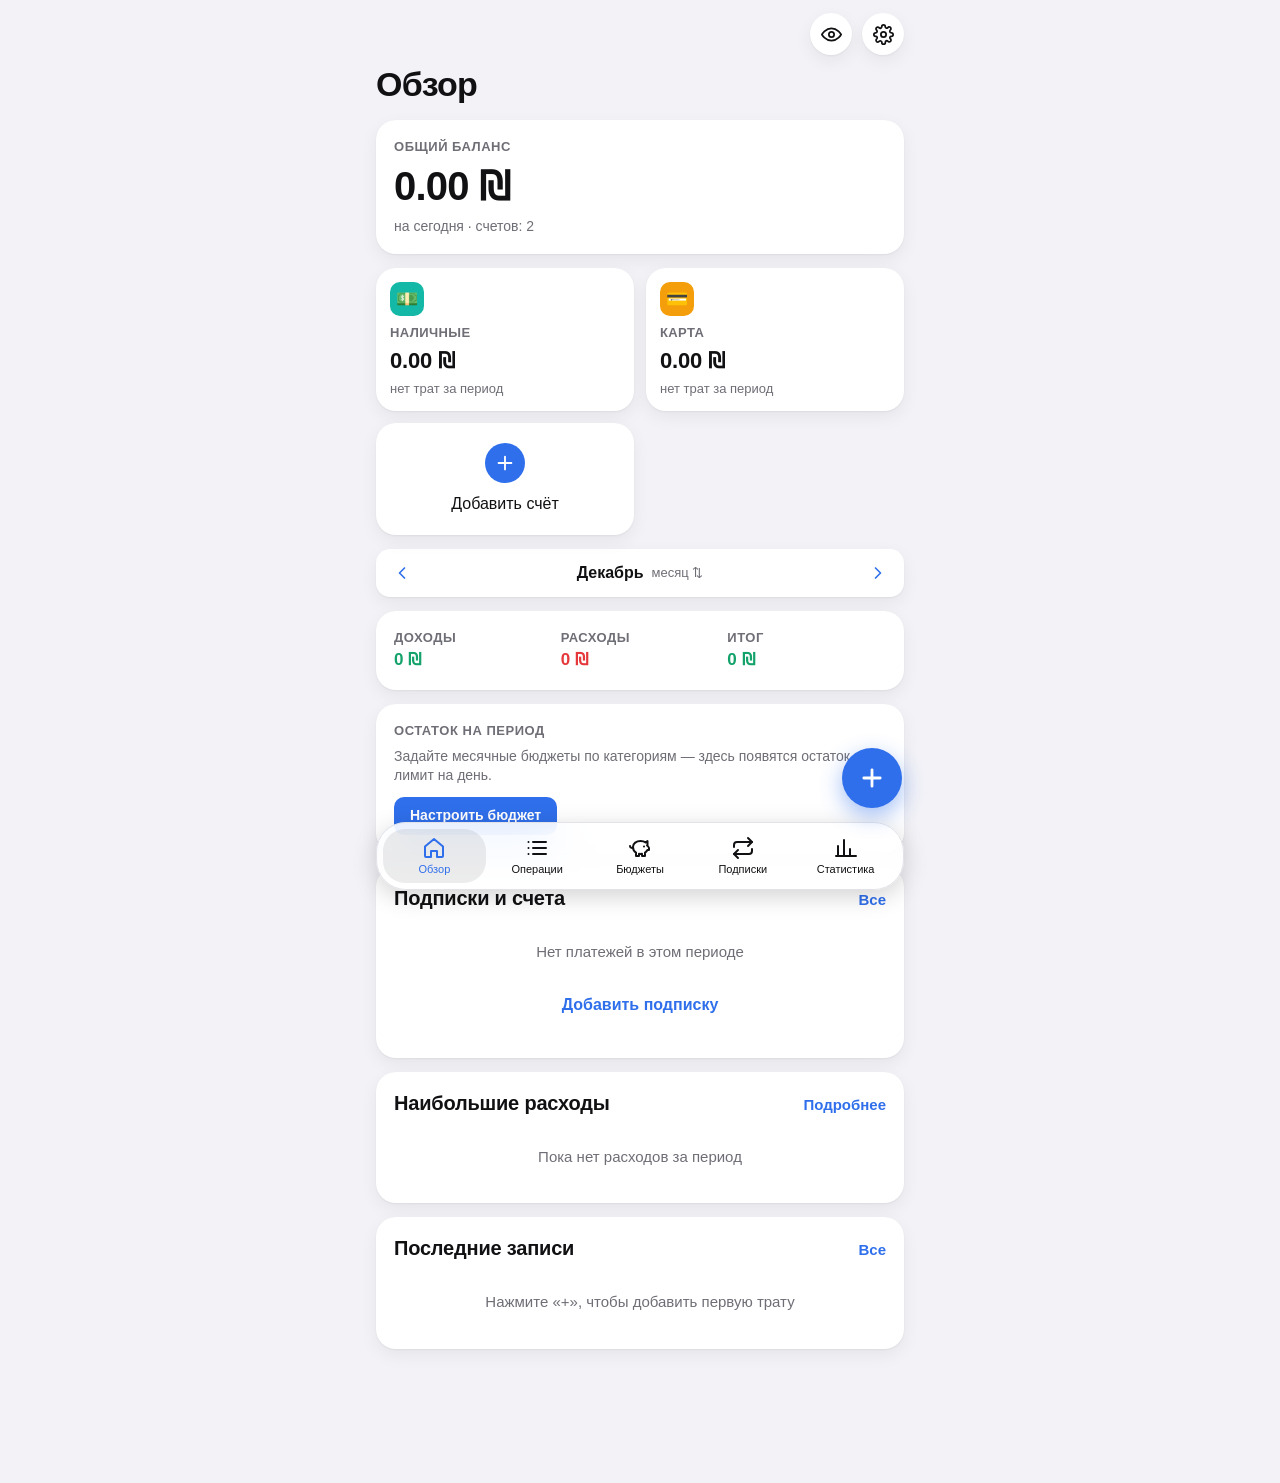
<file: wallet/index.html>
<!doctype html>
<html lang="ru">
<head>
<meta charset="utf-8">
<meta name="viewport" content="width=device-width, initial-scale=1, viewport-fit=cover">
<meta name="theme-color" content="#000000" media="(prefers-color-scheme: dark)">
<meta name="theme-color" content="#F2F2F7" media="(prefers-color-scheme: light)">
<meta name="apple-mobile-web-app-capable" content="yes">
<meta name="mobile-web-app-capable" content="yes">
<meta name="apple-mobile-web-app-status-bar-style" content="black-translucent">
<meta name="apple-mobile-web-app-title" content="Кошелёк">
<meta name="description" content="Личный учёт расходов: счета, бюджеты, подписки и статистика">
<link rel="apple-touch-icon" href="icons/apple-touch-icon.png">
<link rel="icon" type="image/png" href="icons/icon-192.png">
<link rel="manifest" href="manifest.webmanifest">
<link rel="stylesheet" href="app.css">
<title>Кошелёк</title>
</head>
<body>
<div id="app">
  <header id="top"></header>
  <main id="view"></main>
</div>
<button id="fab" type="button" data-action="add-tx" aria-label="Добавить запись">
  <svg viewBox="0 0 24 24" fill="none" stroke="currentColor" stroke-width="2.4" stroke-linecap="round"><path d="M12 5v14M5 12h14"/></svg>
</button>
<nav id="tabbar" aria-label="Разделы"></nav>
<div id="sheet" aria-hidden="true"></div>
<div id="toast" role="status" aria-live="polite"></div>
<script src="app.js"></script>
</body>
</html>
</file>
<file: english/app.css>
:root {
  --bg: #F2F2F7;
  --card: #FFFFFF;
  --card-2: #E9E9EF;
  --line: #E2E2E8;
  --text: #111114;
  --muted: #6E6E76;
  --faint: #A1A1AA;
  --accent: #5B4FE0;
  --accent-soft: #E6E3FC;
  --pos: #12A26A;
  --neg: #E5383B;
  --warn: #D98A06;
  --track: #E4E4EA;
  --tabbar: rgba(255,255,255,0.86);
  --backdrop: rgba(0,0,0,0.35);
  --shadow: 0 1px 2px rgba(0,0,0,0.05), 0 6px 18px rgba(0,0,0,0.06);
  --r: 20px;
  --r-sm: 12px;
  --font: -apple-system, BlinkMacSystemFont, "SF Pro Text", "Segoe UI", Roboto, "Helvetica Neue", Arial, sans-serif;
  color-scheme: light;
}
@media (prefers-color-scheme: dark) {
  :root:not([data-theme="light"]) {
    --bg: #000000;
    --card: #1C1C1E;
    --card-2: #2C2C2E;
    --line: #2E2E31;
    --text: #F5F5F7;
    --muted: #9A9AA0;
    --faint: #636368;
    --accent: #8C82FF;
    --accent-soft: #252047;
    --pos: #4FD497;
    --neg: #FF5A5F;
    --warn: #F5B53D;
    --track: #2C2C2E;
    --tabbar: rgba(30,30,32,0.86);
    --backdrop: rgba(0,0,0,0.6);
    --shadow: none;
    color-scheme: dark;
  }
}
:root[data-theme="dark"] {
  --bg: #000000;
  --card: #1C1C1E;
  --card-2: #2C2C2E;
  --line: #2E2E31;
  --text: #F5F5F7;
  --muted: #9A9AA0;
  --faint: #636368;
  --accent: #8C82FF;
  --accent-soft: #252047;
  --pos: #4FD497;
  --neg: #FF5A5F;
  --warn: #F5B53D;
  --track: #2C2C2E;
  --tabbar: rgba(30,30,32,0.86);
  --backdrop: rgba(0,0,0,0.6);
  --shadow: none;
  color-scheme: dark;
}

* { box-sizing: border-box; -webkit-tap-highlight-color: transparent; }
html, body { margin: 0; }
body {
  background: var(--bg);
  color: var(--text);
  font-family: var(--font);
  font-size: 16px;
  line-height: 1.4;
  -webkit-font-smoothing: antialiased;
  overscroll-behavior-y: none;
}
body.locked { overflow: hidden; }
button, input, select, textarea { font: inherit; color: inherit; }
button { cursor: pointer; background: none; border: 0; padding: 0; }
svg { display: block; }
a { color: var(--accent); }

#app {
  max-width: 560px;
  margin: 0 auto;
  padding: calc(env(safe-area-inset-top) + 12px) 16px calc(env(safe-area-inset-bottom) + 120px);
}
body.focus #app { padding-bottom: calc(env(safe-area-inset-bottom) + 110px); }
body.focus #tabbar { display: none; }

/* Шапка */
.top-row { display: flex; align-items: center; justify-content: space-between; gap: 12px; min-height: 44px; }
.title { font-size: 34px; font-weight: 800; letter-spacing: -0.02em; margin: 6px 0 12px; }
.top-actions { display: flex; gap: 10px; }
.round-btn {
  width: 42px; height: 42px; border-radius: 50%;
  background: var(--card); color: var(--text);
  display: grid; place-items: center; box-shadow: var(--shadow); flex: none;
}
.round-btn svg { width: 21px; height: 21px; }

/* Карточки */
.card { background: var(--card); border-radius: var(--r); padding: 18px; margin-bottom: 14px; box-shadow: var(--shadow); }
.card-head { display: flex; align-items: baseline; justify-content: space-between; gap: 10px; margin-bottom: 12px; }
.card-head h3 { margin: 0; font-size: 20px; font-weight: 700; letter-spacing: -0.01em; }
.card h3 { margin: 0 0 8px; font-size: 20px; font-weight: 700; letter-spacing: -0.01em; }
.card p { margin: 0 0 12px; }
.label { color: var(--muted); font-size: 13px; text-transform: uppercase; letter-spacing: 0.04em; font-weight: 600; }
.sub { color: var(--muted); font-size: 14px; }
.link { color: var(--accent); font-weight: 600; }
.link.strong { font-weight: 700; }
.muted { color: var(--muted); }
.pos { color: var(--pos); }
.neg { color: var(--neg); }
.empty { color: var(--muted); text-align: center; padding: 18px 8px; font-size: 15px; }
.hint { color: var(--muted); font-size: 13px; margin: -6px 4px 14px; }
.foot { color: var(--faint); font-size: 12px; text-align: center; margin-top: 18px; }
.sect { color: var(--muted); font-size: 13px; text-transform: uppercase; letter-spacing: 0.04em; font-weight: 600; margin: 18px 4px 8px; }

.progress { display: block; height: 10px; border-radius: 6px; background: var(--track); overflow: hidden; margin-top: 10px; }
.progress > i { display: block; height: 100%; border-radius: 6px; background: var(--accent); transition: width .3s; }
.progress.thin { height: 6px; margin-top: 6px; }
.progress.pos > i { background: var(--pos); }
.chip { display: inline-block; font-size: 12px; font-weight: 700; padding: 3px 9px; border-radius: 999px; vertical-align: middle; white-space: nowrap; }
.chip.ok { color: var(--pos); background: color-mix(in srgb, var(--pos) 16%, transparent); }
.chip.bad { color: var(--neg); background: color-mix(in srgb, var(--neg) 16%, transparent); }
.chip.acc { color: var(--accent); background: var(--accent-soft); }
.chip.warn { color: var(--warn); background: color-mix(in srgb, var(--warn) 16%, transparent); }

.btn { display: block; width: 100%; min-height: 50px; padding: 0 16px; border-radius: 14px; background: var(--accent); color: #fff; font-weight: 700; margin-bottom: 10px; }
.btn.ghost { background: var(--card); color: var(--accent); box-shadow: var(--shadow); }
.btn.soft { background: var(--accent-soft); color: var(--accent); }
.btn.danger { background: var(--card); color: var(--neg); }
.btn.small { min-height: 38px; width: auto; display: inline-block; padding: 0 16px; border-radius: 10px; font-size: 14px; margin: 0; }
.btn[disabled] { opacity: .45; }
.btns { display: flex; gap: 10px; }
.btns .btn { flex: 1; }

/* Строки */
.rows { display: flex; flex-direction: column; }
.row {
  display: flex; align-items: center; gap: 12px; padding: 11px 0; width: 100%; text-align: left;
  border-bottom: 1px solid var(--line); color: var(--text); text-decoration: none;
}
.row:last-child { border-bottom: 0; }
.row .mid { flex: 1; min-width: 0; }
.row .t1 { display: block; font-weight: 600; }
.row .t2 { display: block; color: var(--muted); font-size: 14px; }
.lvl-mini .t1, .lvl-mini .sub { display: block; }
.row .end { color: var(--muted); font-size: 14px; white-space: nowrap; text-align: right; }
.row .chev { color: var(--faint); flex: none; }
.row .chev svg { width: 18px; height: 18px; }
.ico {
  flex: none; width: 40px; height: 40px; border-radius: 12px; display: grid; place-items: center; font-size: 19px;
  background: var(--accent-soft); color: var(--accent);
}

/* Задания дня */
.task { align-items: flex-start; }
.check {
  flex: none; width: 28px; height: 28px; border-radius: 50%; border: 2px solid var(--faint);
  display: grid; place-items: center; margin-top: 2px; color: #fff;
}
.check svg { width: 16px; height: 16px; opacity: 0; }
.check[aria-pressed="true"] { background: var(--pos); border-color: var(--pos); }
.check[aria-pressed="true"] svg { opacity: 1; }
.task-body { flex: 1; min-width: 0; text-align: left; display: flex; gap: 10px; align-items: flex-start; }
.task-body .mid { flex: 1; }
.task.done .t1 { color: var(--muted); text-decoration: line-through; text-decoration-color: var(--faint); }

/* Уровень */
.lvl-hero { text-align: center; padding: 22px 18px; }
.lvl-badge {
  display: inline-grid; place-items: center; width: 108px; height: 108px; border-radius: 32px;
  background: linear-gradient(135deg, var(--accent), color-mix(in srgb, var(--accent) 55%, #ff7aa8));
  color: #fff; font-size: 44px; font-weight: 800; letter-spacing: -0.02em; margin-bottom: 12px;
  box-shadow: 0 10px 30px color-mix(in srgb, var(--accent) 35%, transparent);
}
.lvl-name { font-size: 22px; font-weight: 700; }
.lvl-about { color: var(--muted); margin: 8px auto 0; max-width: 420px; }
.lvl-mini { display: flex; align-items: center; gap: 14px; }
.lvl-mini .lvl-badge { width: 56px; height: 56px; border-radius: 18px; font-size: 22px; margin: 0; box-shadow: none; }
.lvl-mini .mid { flex: 1; min-width: 0; }

.bar-row { display: grid; grid-template-columns: 92px 1fr 52px; gap: 10px; align-items: center; padding: 6px 0; font-size: 15px; }
.bar-row .progress { margin: 0; }
.bar-row .v { text-align: right; color: var(--muted); font-variant-numeric: tabular-nums; font-size: 14px; }

.stats { display: grid; grid-template-columns: repeat(3, 1fr); gap: 10px; margin-bottom: 14px; }
.stat { background: var(--card); border-radius: 16px; padding: 14px 12px; box-shadow: var(--shadow); }
.stat b { display: block; font-size: 26px; font-weight: 800; letter-spacing: -0.02em; }
.stat span { color: var(--muted); font-size: 13px; }

.heat { display: grid; grid-template-columns: repeat(14, 1fr); gap: 4px; margin-top: 8px; }
.heat i { aspect-ratio: 1; border-radius: 4px; background: var(--track); }
.heat i.on { background: var(--pos); }
.heat i.today { box-shadow: inset 0 0 0 2px var(--accent); }

/* Пилюли и выбор */
.pills { display: flex; flex-wrap: wrap; gap: 8px; margin-bottom: 14px; }
.pill {
  padding: 9px 14px; border-radius: 999px; background: var(--card-2); font-size: 15px; font-weight: 600; color: var(--text);
}
.pill[aria-pressed="true"] { background: var(--accent); color: #fff; }
.q-label { font-weight: 600; margin: 4px 2px 8px; }

.seg { display: grid; grid-auto-flow: column; grid-auto-columns: 1fr; background: var(--card-2); border-radius: 10px; padding: 3px; margin-bottom: 14px; }
.seg button { height: 34px; border-radius: 8px; font-size: 14px; font-weight: 600; color: var(--muted); }
.seg button[aria-pressed="true"] { background: var(--card); color: var(--text); box-shadow: 0 1px 3px rgba(0,0,0,0.15); }

/* Формы */
.group { background: var(--card); border-radius: 14px; margin-bottom: 14px; overflow: hidden; }
.field { display: flex; align-items: center; gap: 12px; min-height: 50px; padding: 0 16px; border-bottom: 1px solid var(--line); }
.field:last-child { border-bottom: 0; }
.field > span { flex: none; color: var(--muted); min-width: 92px; }
.field input, .field select { flex: 1; min-width: 0; border: 0; outline: 0; background: transparent; height: 48px; text-align: right; }
.field select { direction: rtl; }
.field select option { direction: ltr; }
textarea.area {
  width: 100%; min-height: 180px; border: 0; outline: 0; border-radius: 14px; padding: 14px 16px; background: var(--card);
  font-size: 16px; line-height: 1.5; resize: vertical; margin-bottom: 8px; box-shadow: var(--shadow);
}
textarea.area:focus { box-shadow: 0 0 0 2px var(--accent); }

/* Экран вопроса */
.qtop { display: flex; align-items: center; gap: 12px; min-height: 44px; margin-bottom: 14px; }
.qtop .progress { flex: 1; margin: 0; }
.qtop .count { font-size: 14px; color: var(--muted); font-variant-numeric: tabular-nums; min-width: 52px; text-align: right; }
.qcard { padding: 20px 18px; }
.qmeta { display: flex; gap: 8px; align-items: center; margin-bottom: 12px; flex-wrap: wrap; }
.qtext { font-size: 21px; font-weight: 600; line-height: 1.4; margin: 0; letter-spacing: -0.005em; }
.blank {
  display: inline-block; min-width: 3.2em; border-bottom: 2.5px solid var(--accent); margin: 0 2px; line-height: 1.1; text-align: center;
}
.blank.filled { color: var(--pos); border-color: var(--pos); padding: 0 4px; }
.passage {
  background: var(--card-2); border-radius: 14px; padding: 14px 16px; margin-bottom: 14px; font-size: 16px; line-height: 1.55;
  max-height: 46vh; overflow-y: auto;
}
.passage h4 { margin: 0 0 6px; font-size: 16px; }
.passage p { margin: 0; }
.play-wrap { display: flex; align-items: center; gap: 14px; margin-bottom: 14px; }
.play {
  width: 64px; height: 64px; border-radius: 50%; background: var(--accent); color: #fff; display: grid; place-items: center; flex: none;
  box-shadow: 0 8px 22px color-mix(in srgb, var(--accent) 40%, transparent);
}
.play svg { width: 28px; height: 28px; }
.play[disabled] { opacity: .4; box-shadow: none; }
.transcript { font-style: italic; color: var(--muted); margin-top: 10px; font-size: 15px; }

.opts { display: grid; gap: 10px; margin-top: 4px; }
.opt {
  min-height: 54px; border-radius: 14px; background: var(--card); text-align: left; padding: 12px 16px; font-size: 17px;
  border: 2px solid var(--line); display: flex; align-items: center; gap: 10px; box-shadow: var(--shadow);
}
.opt:active { transform: scale(.99); }
.opt.picked { border-color: var(--accent); background: var(--accent-soft); }
.opt.right { border-color: var(--pos); background: color-mix(in srgb, var(--pos) 14%, var(--card)); }
.opt.wrong { border-color: var(--neg); background: color-mix(in srgb, var(--neg) 12%, var(--card)); }
.opt[disabled] { cursor: default; }
.opt .mark { margin-left: auto; font-weight: 700; }
.idk { display: block; margin: 16px auto 0; color: var(--muted); font-weight: 600; padding: 8px 14px; }

.type-in {
  width: 100%; height: 54px; border-radius: 14px; border: 2px solid var(--line); background: var(--card); padding: 0 16px; font-size: 18px; outline: 0;
}
.type-in:focus { border-color: var(--accent); }
.type-in.right { border-color: var(--pos); }
.type-in.wrong { border-color: var(--neg); }

.feedback { border-radius: 16px; padding: 14px 16px; margin-top: 14px; background: var(--card); box-shadow: var(--shadow); border-left: 5px solid var(--pos); }
.feedback.bad { border-left-color: var(--neg); }
.feedback b { display: block; margin-bottom: 4px; }

.next-bar {
  position: fixed; left: 50%; transform: translateX(-50%); bottom: 0; z-index: 25;
  width: min(560px, 100%); padding: 12px 16px calc(env(safe-area-inset-bottom) + 14px);
  background: linear-gradient(to top, var(--bg) 70%, transparent);
}
.next-bar .btn { margin: 0; }

/* Урок */
.rule { padding-left: 0; margin: 0; list-style: none; }
.rule li { position: relative; padding: 8px 0 8px 18px; border-bottom: 1px solid var(--line); }
.rule li:last-child { border-bottom: 0; }
.rule li::before { content: ""; position: absolute; left: 2px; top: 17px; width: 7px; height: 7px; border-radius: 50%; background: var(--accent); }
.ex { display: flex; align-items: flex-start; gap: 10px; padding: 9px 0; border-bottom: 1px solid var(--line); }
.ex:last-child { border-bottom: 0; }
.ex .mid { flex: 1; }
.ex .en { font-weight: 600; }
.ex .ru { color: var(--muted); font-size: 14px; }
.say { flex: none; width: 34px; height: 34px; border-radius: 50%; background: var(--accent-soft); color: var(--accent); display: grid; place-items: center; }
.say svg { width: 17px; height: 17px; }

/* Карточки слов */
.flash {
  min-height: 300px; display: flex; flex-direction: column; align-items: center; justify-content: center; text-align: center; gap: 10px;
  padding: 28px 20px;
}
.flash .word { font-size: 34px; font-weight: 800; letter-spacing: -0.01em; }
.flash .exm { color: var(--muted); font-size: 17px; font-style: italic; }
.flash .tr { font-size: 22px; font-weight: 600; color: var(--accent); }
.flash .say { width: 46px; height: 46px; }
.flash .say svg { width: 22px; height: 22px; }

/* Мастерство тем */
.topic-row .progress { margin-top: 6px; }
.dot { display: inline-block; width: 8px; height: 8px; border-radius: 50%; background: var(--neg); margin-left: 6px; vertical-align: 2px; }

/* Нижняя панель */
#tabbar {
  position: fixed; left: 50%; transform: translateX(-50%);
  bottom: calc(env(safe-area-inset-bottom) + 10px);
  width: min(528px, calc(100% - 24px));
  display: grid; grid-template-columns: repeat(4, 1fr);
  background: var(--tabbar); backdrop-filter: blur(20px) saturate(1.6); -webkit-backdrop-filter: blur(20px) saturate(1.6);
  border-radius: 30px; padding: 6px; z-index: 20; box-shadow: 0 6px 24px rgba(0,0,0,0.18);
  border: 1px solid var(--line);
}
.tab { position: relative; display: flex; flex-direction: column; align-items: center; gap: 2px; padding: 7px 2px 6px; border-radius: 22px; color: var(--text); font-size: 11px; font-weight: 500; }
.tab svg { width: 24px; height: 24px; }
.tab[aria-current="page"] { color: var(--accent); background: color-mix(in srgb, var(--text) 8%, transparent); }
.badge { position: absolute; top: 2px; left: calc(50% + 6px); min-width: 18px; height: 18px; padding: 0 5px; border-radius: 9px; background: var(--neg); color: #fff; font-size: 11px; font-weight: 700; display: grid; place-items: center; }

/* Шторка */
#sheet { position: fixed; inset: 0; z-index: 50; pointer-events: none; }
#sheet.open { pointer-events: auto; }
#sheet .backdrop { position: absolute; inset: 0; background: var(--backdrop); opacity: 0; transition: opacity .2s; }
#sheet.open .backdrop { opacity: 1; }
#sheet .panel {
  position: absolute; left: 50%; bottom: 0; transform: translate(-50%, 100%);
  width: min(560px, 100%); max-height: calc(100% - env(safe-area-inset-top) - 24px); overflow-y: auto;
  background: var(--bg); border-radius: 22px 22px 0 0;
  padding: 8px 16px calc(env(safe-area-inset-bottom) + 20px);
  transition: transform .25s cubic-bezier(.2,.8,.2,1);
}
#sheet.open .panel { transform: translate(-50%, 0); }
.grab { width: 38px; height: 5px; border-radius: 3px; background: var(--faint); margin: 2px auto 8px; }
.sheet-head { display: grid; grid-template-columns: 1fr auto 1fr; align-items: center; min-height: 44px; margin-bottom: 8px; }
.sheet-head h2 { margin: 0; font-size: 17px; font-weight: 700; text-align: center; }
.sheet-head > :first-child { justify-self: start; }
.sheet-head > :last-child { justify-self: end; }

.week { margin-bottom: 14px; }
.week summary { list-style: none; cursor: pointer; display: flex; justify-content: space-between; align-items: center; gap: 10px; }
.week summary::-webkit-details-marker { display: none; }
.week summary h3 { margin: 0; font-size: 18px; }
.week .day-t { font-weight: 700; margin: 14px 0 2px; font-size: 15px; }

#toast {
  position: fixed; left: 50%; transform: translate(-50%, -20px); top: calc(env(safe-area-inset-top) + 12px);
  background: var(--text); color: var(--bg); padding: 10px 16px; border-radius: 12px; font-size: 14px; font-weight: 600;
  opacity: 0; pointer-events: none; transition: opacity .2s, transform .2s; z-index: 60; max-width: calc(100% - 32px); text-align: center;
}
#toast.show { opacity: 1; transform: translate(-50%, 0); }

:focus-visible { outline: 2px solid var(--accent); outline-offset: 2px; }

@media (max-width: 370px) {
  .title { font-size: 30px; }
  .qtext { font-size: 19px; }
  .bar-row { grid-template-columns: 78px 1fr 46px; }
}
</file>
<file: wallet/app.css>
:root {
  --bg: #F2F2F7;
  --card: #FFFFFF;
  --card-2: #E9E9EF;
  --line: #E2E2E8;
  --text: #111114;
  --muted: #6E6E76;
  --faint: #A1A1AA;
  --accent: #2F6FEB;
  --accent-soft: #DCE7FD;
  --pos: #12A26A;
  --neg: #E5383B;
  --warn: #D98A06;
  --track: #E4E4EA;
  --tabbar: rgba(255,255,255,0.86);
  --backdrop: rgba(0,0,0,0.35);
  --shadow: 0 1px 2px rgba(0,0,0,0.05), 0 6px 18px rgba(0,0,0,0.06);
  --r: 20px;
  --r-sm: 12px;
  --font: -apple-system, BlinkMacSystemFont, "SF Pro Text", "Segoe UI", Roboto, "Helvetica Neue", Arial, sans-serif;
  color-scheme: light;
}
@media (prefers-color-scheme: dark) {
  :root:not([data-theme="light"]) {
    --bg: #000000;
    --card: #1C1C1E;
    --card-2: #2C2C2E;
    --line: #2E2E31;
    --text: #F5F5F7;
    --muted: #9A9AA0;
    --faint: #636368;
    --accent: #3D86F6;
    --accent-soft: #15284A;
    --pos: #4FD497;
    --neg: #FF5A5F;
    --warn: #F5B53D;
    --track: #2C2C2E;
    --tabbar: rgba(30,30,32,0.86);
    --backdrop: rgba(0,0,0,0.6);
    --shadow: none;
    color-scheme: dark;
  }
}
:root[data-theme="dark"] {
  --bg: #000000;
  --card: #1C1C1E;
  --card-2: #2C2C2E;
  --line: #2E2E31;
  --text: #F5F5F7;
  --muted: #9A9AA0;
  --faint: #636368;
  --accent: #3D86F6;
  --accent-soft: #15284A;
  --pos: #4FD497;
  --neg: #FF5A5F;
  --warn: #F5B53D;
  --track: #2C2C2E;
  --tabbar: rgba(30,30,32,0.86);
  --backdrop: rgba(0,0,0,0.6);
  --shadow: none;
  color-scheme: dark;
}

* { box-sizing: border-box; -webkit-tap-highlight-color: transparent; }
html, body { margin: 0; }
body {
  background: var(--bg);
  color: var(--text);
  font-family: var(--font);
  font-size: 16px;
  line-height: 1.35;
  -webkit-font-smoothing: antialiased;
  overscroll-behavior-y: none;
}
body.locked { overflow: hidden; }
button, input, select, textarea { font: inherit; color: inherit; }
button { cursor: pointer; background: none; border: 0; padding: 0; }
svg { display: block; }
.num, .money { font-variant-numeric: tabular-nums; }
body.hide .money { filter: blur(9px); }

#app {
  max-width: 560px;
  margin: 0 auto;
  padding: calc(env(safe-area-inset-top) + 12px) 16px calc(env(safe-area-inset-bottom) + 120px);
}

/* Шапка */
.top-row { display: flex; align-items: center; justify-content: space-between; gap: 12px; min-height: 44px; }
.title { font-size: 34px; font-weight: 800; letter-spacing: -0.02em; margin: 6px 0 12px; }
.top-actions { display: flex; gap: 10px; }
.round-btn {
  width: 42px; height: 42px; border-radius: 50%;
  background: var(--card); color: var(--text);
  display: grid; place-items: center; box-shadow: var(--shadow);
}
.round-btn svg { width: 21px; height: 21px; }

/* Период */
.period {
  display: flex; align-items: center; gap: 6px;
  background: var(--card); border-radius: 14px; padding: 4px; margin-bottom: 14px; box-shadow: var(--shadow);
}
.period .icon-btn { width: 44px; height: 40px; border-radius: 10px; display: grid; place-items: center; color: var(--accent); }
.period .icon-btn svg { width: 20px; height: 20px; }
.period-label { flex: 1; height: 40px; border-radius: 10px; font-weight: 600; display: flex; align-items: center; justify-content: center; gap: 8px; }
.period-label small { color: var(--muted); font-weight: 500; font-size: 13px; }
.period .now { font-size: 13px; color: var(--accent); padding: 0 10px; font-weight: 600; }

/* Карточки */
.card { background: var(--card); border-radius: var(--r); padding: 18px; margin-bottom: 14px; box-shadow: var(--shadow); }
.card-head { display: flex; align-items: baseline; justify-content: space-between; gap: 10px; margin-bottom: 12px; }
.card-head h3 { margin: 0; font-size: 20px; font-weight: 700; letter-spacing: -0.01em; }
.card-head .link { font-size: 15px; }
.label { color: var(--muted); font-size: 13px; text-transform: uppercase; letter-spacing: 0.04em; font-weight: 600; }
.sub { color: var(--muted); font-size: 14px; }
.big { font-size: 40px; font-weight: 800; letter-spacing: -0.02em; margin: 4px 0; }
.big.pos { color: var(--pos); }
.big.neg { color: var(--neg); }
.link { color: var(--accent); font-weight: 600; }
.link.strong { font-weight: 700; }
.pos { color: var(--pos); }
.neg { color: var(--neg); }
.muted { color: var(--muted); }
.empty { color: var(--muted); text-align: center; padding: 18px 8px; font-size: 15px; }

/* Счета */
.acc-grid { display: grid; grid-template-columns: 1fr 1fr; gap: 12px; margin-bottom: 14px; }
.acc {
  background: var(--card); border-radius: var(--r); padding: 14px; text-align: left;
  display: flex; flex-direction: column; gap: 4px; min-height: 112px; box-shadow: var(--shadow);
}
.acc .ico { width: 34px; height: 34px; border-radius: 10px; display: grid; place-items: center; font-size: 18px; margin-bottom: 4px; }
.acc .name { color: var(--muted); font-size: 13px; font-weight: 600; text-transform: uppercase; letter-spacing: 0.03em; overflow: hidden; text-overflow: ellipsis; white-space: nowrap; }
.acc .bal { font-size: 22px; font-weight: 700; letter-spacing: -0.01em; overflow: hidden; text-overflow: ellipsis; white-space: nowrap; }
.acc .spent { font-size: 13px; color: var(--muted); }
.acc.add { align-items: center; justify-content: center; color: var(--text); font-weight: 500; }
.acc.add .plus { width: 40px; height: 40px; border-radius: 50%; background: var(--accent); color: #fff; display: grid; place-items: center; margin-bottom: 6px; }
.acc.add .plus svg { width: 22px; height: 22px; }

/* Сводка периода */
.trio { display: grid; grid-template-columns: repeat(3, 1fr); gap: 8px; }
.trio > div { min-width: 0; }
.trio .v { font-size: 17px; font-weight: 700; margin-top: 2px; overflow: hidden; text-overflow: ellipsis; white-space: nowrap; }

.progress { height: 10px; border-radius: 6px; background: var(--track); overflow: hidden; margin-top: 12px; }
.progress > i { display: block; height: 100%; border-radius: 6px; background: var(--pos); }
.progress.thin { height: 6px; margin-top: 6px; }
.chip { display: inline-block; font-size: 12px; font-weight: 700; padding: 3px 9px; border-radius: 999px; vertical-align: middle; }
.chip.ok { color: var(--pos); background: color-mix(in srgb, var(--pos) 16%, transparent); }
.chip.bad { color: var(--neg); background: color-mix(in srgb, var(--neg) 16%, transparent); }
.split { display: grid; grid-template-columns: 1fr 1fr; gap: 12px; }
.split .card { margin-bottom: 0; }
.split + * { margin-top: 14px; }

/* Строки операций */
.rows { display: flex; flex-direction: column; }
.row {
  display: flex; align-items: center; gap: 12px; padding: 10px 0; width: 100%; text-align: left;
  border-bottom: 1px solid var(--line);
}
.row:last-child { border-bottom: 0; }
.cat-ico { flex: none; width: 40px; height: 40px; border-radius: 12px; display: grid; place-items: center; font-size: 19px; }
.row .mid { flex: 1; min-width: 0; }
.row .t1 { font-weight: 600; overflow: hidden; text-overflow: ellipsis; white-space: nowrap; }
.row .t2 { color: var(--muted); font-size: 14px; overflow: hidden; text-overflow: ellipsis; white-space: nowrap; }
.row .amt { text-align: right; font-weight: 600; white-space: nowrap; }
.row .amt small { display: block; color: var(--muted); font-weight: 400; font-size: 13px; }
.day-head { display: flex; justify-content: space-between; color: var(--muted); font-size: 14px; font-weight: 600; margin: 18px 4px 6px; }
.day-card { padding: 4px 16px; }

/* Поиск и фильтры */
.search {
  display: flex; align-items: center; gap: 8px; background: var(--card); border-radius: 14px; padding: 0 14px; height: 44px; margin-bottom: 10px; box-shadow: var(--shadow);
}
.search svg { width: 18px; height: 18px; color: var(--muted); flex: none; }
.search input { flex: 1; border: 0; outline: 0; background: transparent; height: 100%; min-width: 0; }
.chips { display: flex; gap: 8px; overflow-x: auto; padding-bottom: 4px; margin-bottom: 4px; scrollbar-width: none; }
.chips::-webkit-scrollbar { display: none; }
.pill {
  flex: none; padding: 8px 14px; border-radius: 999px; background: var(--card); font-size: 14px; font-weight: 600; white-space: nowrap; box-shadow: var(--shadow);
}
.pill[aria-pressed="true"] { background: var(--accent); color: #fff; }

/* Бюджеты */
.gauge-wrap { text-align: center; }
.gauge { width: 100%; max-width: 300px; margin: 0 auto; }
.gauge-num { margin-top: -54px; }
.gauge-num .big { font-size: 30px; }
.brow { display: grid; grid-template-columns: 40px 1fr auto; gap: 12px; align-items: center; padding: 10px 0; width: 100%; text-align: left; border-bottom: 1px solid var(--line); }
.brow:last-child { border-bottom: 0; }
.brow .nm { font-weight: 600; display: flex; justify-content: space-between; gap: 8px; }
.brow .nm span:last-child { color: var(--muted); font-weight: 500; font-size: 14px; white-space: nowrap; }
.brow .right { font-size: 14px; text-align: right; white-space: nowrap; }

/* Статистика */
.donut-wrap { display: grid; grid-template-columns: 150px 1fr; gap: 16px; align-items: center; }
.donut { width: 150px; height: 150px; }
.donut text { fill: var(--text); }
.legend { display: flex; flex-direction: column; gap: 8px; min-width: 0; }
.legend button { display: flex; align-items: center; gap: 8px; font-size: 14px; text-align: left; min-width: 0; }
.legend i { flex: none; width: 10px; height: 10px; border-radius: 3px; }
.legend .ln { flex: 1; overflow: hidden; text-overflow: ellipsis; white-space: nowrap; }
.legend .lp { color: var(--muted); font-variant-numeric: tabular-nums; }
.chart { width: 100%; height: auto; }
.chart text { fill: var(--muted); font-size: 10px; font-family: var(--font); }
.keys { display: flex; gap: 14px; font-size: 13px; color: var(--muted); margin-top: 8px; }
.keys span::before { content: ""; display: inline-block; width: 10px; height: 10px; border-radius: 3px; margin-right: 6px; vertical-align: -1px; background: var(--c); }
.hbar { padding: 8px 0; }
.hbar .top { display: flex; justify-content: space-between; gap: 8px; font-size: 15px; }
.hbar .top span:first-child { font-weight: 600; }

/* Нижняя панель */
#tabbar {
  position: fixed; left: 50%; transform: translateX(-50%);
  bottom: calc(env(safe-area-inset-bottom) + 10px);
  width: min(528px, calc(100% - 24px));
  display: grid; grid-template-columns: repeat(5, 1fr);
  background: var(--tabbar); backdrop-filter: blur(20px) saturate(1.6); -webkit-backdrop-filter: blur(20px) saturate(1.6);
  border-radius: 30px; padding: 6px; z-index: 20; box-shadow: 0 6px 24px rgba(0,0,0,0.18);
  border: 1px solid var(--line);
}
.tab { position: relative; display: flex; flex-direction: column; align-items: center; gap: 2px; padding: 7px 2px 6px; border-radius: 22px; color: var(--text); font-size: 11px; font-weight: 500; }
.tab svg { width: 24px; height: 24px; }
.tab[aria-current="page"] { color: var(--accent); background: color-mix(in srgb, var(--text) 8%, transparent); }
.badge { position: absolute; top: 2px; left: calc(50% + 6px); min-width: 18px; height: 18px; padding: 0 5px; border-radius: 9px; background: var(--neg); color: #fff; font-size: 11px; font-weight: 700; display: grid; place-items: center; }

#fab {
  position: fixed; z-index: 21;
  right: max(18px, calc(50% - 262px));
  bottom: calc(env(safe-area-inset-bottom) + 92px);
  width: 60px; height: 60px; border-radius: 50%; background: var(--accent); color: #fff;
  display: grid; place-items: center; box-shadow: 0 8px 22px rgba(47,111,235,0.45);
}
#fab svg { width: 28px; height: 28px; }
#fab[hidden] { display: none; }

/* Шторка */
#sheet { position: fixed; inset: 0; z-index: 50; pointer-events: none; }
#sheet.open { pointer-events: auto; }
#sheet .backdrop { position: absolute; inset: 0; background: var(--backdrop); opacity: 0; transition: opacity .2s; }
#sheet.open .backdrop { opacity: 1; }
#sheet .panel {
  position: absolute; left: 50%; bottom: 0; transform: translate(-50%, 100%);
  width: min(560px, 100%); max-height: calc(100% - env(safe-area-inset-top) - 24px); overflow-y: auto;
  background: var(--bg); border-radius: 22px 22px 0 0;
  padding: 8px 16px calc(env(safe-area-inset-bottom) + 20px);
  transition: transform .25s cubic-bezier(.2,.8,.2,1);
}
#sheet.open .panel { transform: translate(-50%, 0); }
.grab { width: 38px; height: 5px; border-radius: 3px; background: var(--faint); margin: 2px auto 8px; }
.sheet-head { display: grid; grid-template-columns: 1fr auto 1fr; align-items: center; min-height: 44px; margin-bottom: 8px; }
.sheet-head h2 { margin: 0; font-size: 17px; font-weight: 700; text-align: center; }
.sheet-head > :first-child { justify-self: start; }
.sheet-head > :last-child { justify-self: end; }

.seg { display: grid; grid-auto-flow: column; grid-auto-columns: 1fr; background: var(--card-2); border-radius: 10px; padding: 3px; margin-bottom: 14px; }
.seg button { height: 34px; border-radius: 8px; font-size: 14px; font-weight: 600; color: var(--muted); }
.seg button[aria-pressed="true"] { background: var(--card); color: var(--text); box-shadow: 0 1px 3px rgba(0,0,0,0.15); }

.amount { display: flex; align-items: baseline; justify-content: center; gap: 8px; margin: 6px 0 16px; }
.amount input {
  min-width: 1.6ch; max-width: 78%; text-align: right; padding: 0; border: 0; outline: 0; background: transparent;
  font-size: 48px; font-weight: 800; letter-spacing: -0.02em; font-variant-numeric: tabular-nums;
}
.amount span { font-size: 32px; font-weight: 700; color: var(--muted); }
.amount.expense input { color: var(--neg); }
.amount.income input { color: var(--pos); }

.group { background: var(--card); border-radius: 14px; margin-bottom: 14px; overflow: hidden; }
.field { display: flex; align-items: center; gap: 12px; min-height: 50px; padding: 0 16px; border-bottom: 1px solid var(--line); }
.field:last-child { border-bottom: 0; }
.field > span { flex: none; color: var(--muted); min-width: 92px; }
.field input, .field select { flex: 1; min-width: 0; border: 0; outline: 0; background: transparent; height: 48px; text-align: right; }
.field select { direction: rtl; }
.field select option { direction: ltr; }
button.field { width: 100%; text-align: left; justify-content: space-between; }
button.field .v { color: var(--muted); display: flex; align-items: center; gap: 8px; }
.sect { color: var(--muted); font-size: 13px; text-transform: uppercase; letter-spacing: 0.04em; font-weight: 600; margin: 4px 4px 8px; }

.cat-grid { display: grid; grid-template-columns: repeat(4, 1fr); gap: 10px 6px; margin-bottom: 16px; }
.cat-btn { display: flex; flex-direction: column; align-items: center; gap: 5px; padding: 6px 2px; border-radius: 14px; font-size: 12px; text-align: center; line-height: 1.15; }
.cat-btn .cat-ico { width: 48px; height: 48px; border-radius: 50%; font-size: 22px; }
.cat-btn[aria-pressed="true"] { background: var(--card); }
.cat-btn[aria-pressed="true"] .cat-ico { box-shadow: 0 0 0 3px var(--bg), 0 0 0 5px var(--accent); }

.pick-row { display: flex; gap: 8px; overflow-x: auto; padding: 2px 2px 6px; margin-bottom: 12px; scrollbar-width: none; }
.pick-row::-webkit-scrollbar { display: none; }
.emoji-grid { display: grid; grid-template-columns: repeat(6, 1fr); gap: 8px; margin-bottom: 14px; }
.emoji-grid button { height: 46px; border-radius: 12px; background: var(--card); font-size: 22px; }
.emoji-grid button[aria-pressed="true"] { box-shadow: inset 0 0 0 2px var(--accent); }
.color-row { display: flex; flex-wrap: wrap; gap: 10px; margin-bottom: 16px; }
.color-row button { width: 32px; height: 32px; border-radius: 50%; }
.color-row button[aria-pressed="true"] { box-shadow: 0 0 0 3px var(--bg), 0 0 0 5px var(--text); }

.btn { display: block; width: 100%; height: 50px; border-radius: 14px; background: var(--accent); color: #fff; font-weight: 700; margin-bottom: 10px; }
.btn.ghost { background: var(--card); color: var(--accent); }
.btn.danger { background: var(--card); color: var(--neg); }
.btn.small { height: 38px; width: auto; display: inline-block; padding: 0 16px; border-radius: 10px; font-size: 14px; margin: 0; }
.pending { border: 1px solid color-mix(in srgb, var(--warn) 50%, transparent); }
.pending .row { flex-wrap: wrap; }
.pending .acts { display: flex; gap: 8px; width: 100%; padding-left: 52px; }
.hint { color: var(--muted); font-size: 13px; margin: -6px 4px 14px; }
.foot { color: var(--faint); font-size: 12px; text-align: center; margin-top: 18px; }

#toast {
  position: fixed; left: 50%; transform: translate(-50%, -20px); top: calc(env(safe-area-inset-top) + 12px);
  background: var(--text); color: var(--bg); padding: 10px 16px; border-radius: 12px; font-size: 14px; font-weight: 600;
  opacity: 0; pointer-events: none; transition: opacity .2s, transform .2s; z-index: 60; max-width: calc(100% - 32px); text-align: center;
}
#toast.show { opacity: 1; transform: translate(-50%, 0); }

:focus-visible { outline: 2px solid var(--accent); outline-offset: 2px; }

@media (max-width: 370px) {
  .acc .bal { font-size: 19px; }
  .big { font-size: 34px; }
  .donut-wrap { grid-template-columns: 1fr; justify-items: center; }
  .legend { width: 100%; }
}

/* Блок «Траты» в стиле банковского приложения */
.spend { margin: 4px 0 8px; }
.spend-head { display: flex; justify-content: space-between; align-items: flex-start; }
.spend-total { font-size: 40px; font-weight: 800; letter-spacing: -0.02em; line-height: 1.1; }
.spend-kind { font-size: 17px; color: var(--text); margin-top: 2px; }
.spend-kind span { color: var(--muted); font-size: 14px; }
.spend-chart { margin: 6px auto 10px; max-width: 320px; }
.spend-chart .chart { margin-top: 8px; }
.ring { width: 100%; height: auto; overflow: visible; }
.ring .pct { fill: var(--muted); font-size: 13px; font-family: var(--font); font-variant-numeric: tabular-nums; }
.spend-ctrl { display: flex; gap: 10px; margin-bottom: 14px; }
.spend-ctrl .seg { margin: 0; border-radius: 999px; padding: 4px; }
.spend-ctrl .seg button { border-radius: 999px; height: 36px; }
.spend-seg { flex: 1; }
.spend-view { flex: none; grid-auto-columns: 48px; }
.spend-view button { display: grid; place-items: center; }
.spend-view svg { width: 20px; height: 20px; }
.cchips { display: flex; flex-wrap: wrap; gap: 8px; }
.cchip {
  display: inline-flex; align-items: center; gap: 8px; max-width: 100%;
  padding: 4px 14px 4px 4px; border-radius: 999px;
  background: color-mix(in srgb, var(--c) 18%, var(--card)); font-size: 15px;
  border: 1.5px solid transparent;
}
.cchip[aria-pressed="true"] { border-color: var(--c); background: color-mix(in srgb, var(--c) 32%, var(--card)); }
.cchip .ci { flex: none; width: 30px; height: 30px; border-radius: 50%; background: var(--c); display: grid; place-items: center; font-size: 15px; }
.cchip .cn { color: var(--muted); white-space: nowrap; overflow: hidden; text-overflow: ellipsis; min-width: 0; max-width: 140px; }
.cchip b { font-weight: 700; white-space: nowrap; }

/* Подсветка пропущенного поля */
.flash { animation: flash 1s ease 2; border-radius: 14px; }
@keyframes flash { 50% { box-shadow: 0 0 0 3px var(--neg); } }
</file>
